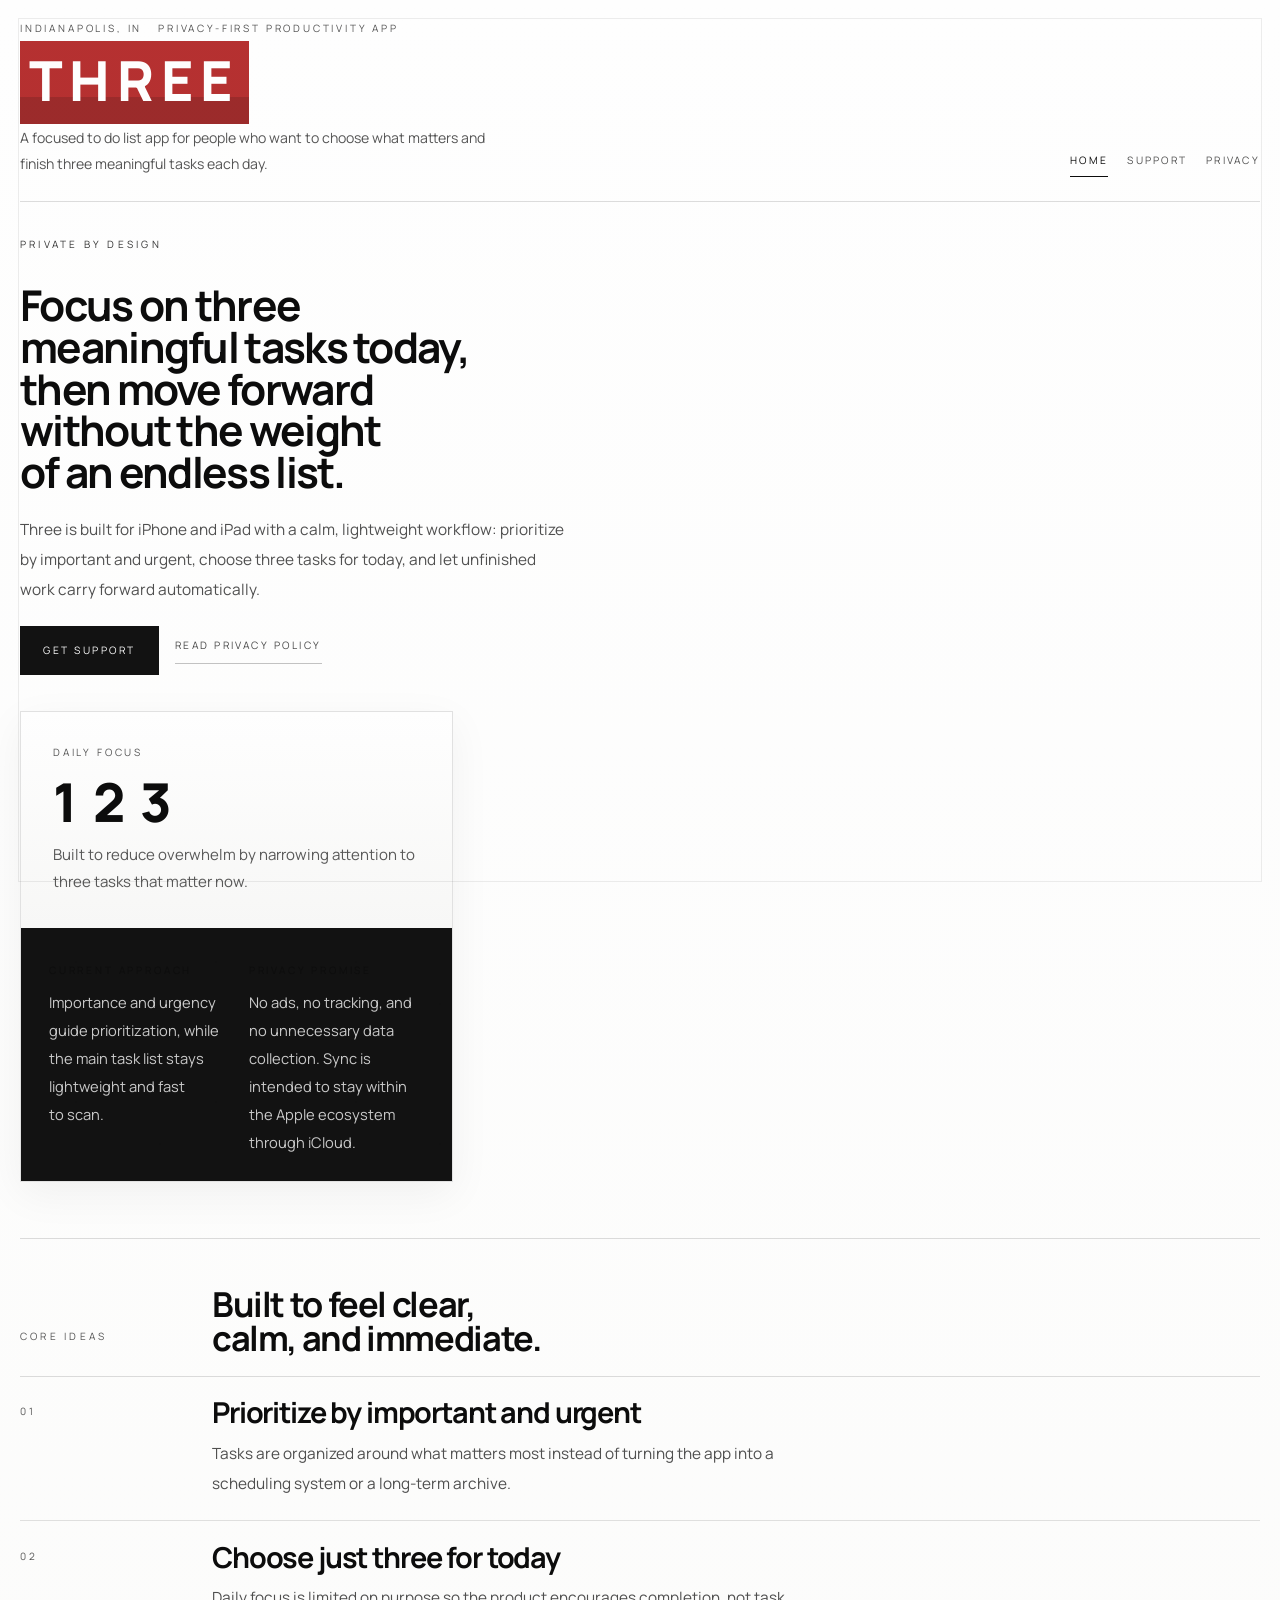
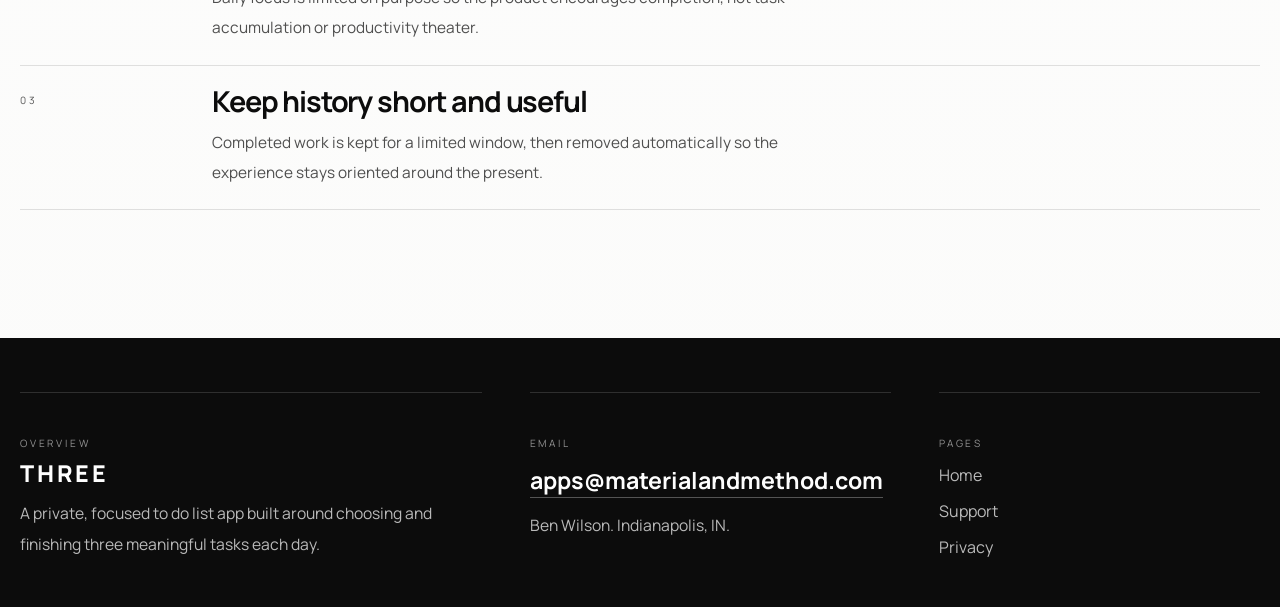
<file: index.html>
<!DOCTYPE html>
<html lang="en">
<head>
  <meta charset="UTF-8" />
  <meta name="viewport" content="width=device-width, initial-scale=1.0" />
  <title>Three</title>
  <meta
    name="description"
    content="Three is a private, focused to do list app built around choosing and finishing three meaningful tasks each day."
  />
  <link rel="stylesheet" href="./styles.css" />
</head>
<body>
  <div class="grain">
    <header class="site-header shell">
      <div class="site-header__inner">
        <div class="site-header__intro">
          <div class="site-meta">
            <span>Indianapolis, IN</span>
            <span>Privacy-First Productivity App</span>
          </div>
          <a class="brand" href="./">
            <span class="editorial-highlight">Three</span>
          </a>
          <p class="tagline">
            A focused to do list app for people who want to choose what matters and finish three meaningful tasks each day.
          </p>
        </div>

        <nav class="site-nav" aria-label="Primary navigation">
          <a href="./" aria-current="page">Home</a>
          <a href="./support/">Support</a>
          <a href="./privacy/">Privacy</a>
        </nav>
      </div>
    </header>

    <main>
      <section class="shell hero">
        <div class="hero__grid">
          <div class="hero__copy">
            <p class="editorial-eyebrow editorial-accent">Private by design</p>
            <h1>
              Focus on three meaningful tasks today, then move forward without the weight of an endless list.
            </h1>
            <p class="editorial-copy">
              Three is built for iPhone and iPad with a calm, lightweight workflow: prioritize by important and urgent, choose three tasks for today, and let unfinished work carry forward automatically.
            </p>
            <div class="hero__actions">
              <a class="button button--primary" href="./support/">Get Support</a>
              <a class="editorial-link" href="./privacy/">Read Privacy Policy</a>
            </div>
          </div>

          <section class="hero-panel editorial-panel" aria-label="Three summary">
            <div class="hero-panel__visual">
              <p class="hero-panel__eyebrow editorial-meta">Daily focus</p>
              <div class="hero-panel__count" aria-hidden="true">1&nbsp;&nbsp;2&nbsp;&nbsp;3</div>
              <p class="hero-panel__caption">
                Built to reduce overwhelm by narrowing attention to three tasks that matter now.
              </p>
            </div>

            <div class="hero-panel__details">
              <div>
                <p class="editorial-meta editorial-accent">Current approach</p>
                <p>
                  Importance and urgency guide prioritization, while the main task list stays lightweight and fast to scan.
                </p>
              </div>
              <div>
                <p class="editorial-meta editorial-accent">Privacy promise</p>
                <p>
                  No ads, no tracking, and no unnecessary data collection. Sync is intended to stay within the Apple ecosystem through iCloud.
                </p>
              </div>
            </div>
          </section>
        </div>
      </section>

      <section class="shell section">
        <div class="section-heading">
          <p class="editorial-eyebrow">Core Ideas</p>
          <h2>Built to feel clear, calm, and immediate.</h2>
        </div>

        <div class="feature-list">
          <article class="feature-row">
            <p class="feature-row__meta editorial-meta">01</p>
            <div>
              <h3>Prioritize by important and urgent</h3>
              <p class="editorial-copy">
                Tasks are organized around what matters most instead of turning the app into a scheduling system or a long-term archive.
              </p>
            </div>
          </article>

          <article class="feature-row">
            <p class="feature-row__meta editorial-meta">02</p>
            <div>
              <h3>Choose just three for today</h3>
              <p class="editorial-copy">
                Daily focus is limited on purpose so the product encourages completion, not task accumulation or productivity theater.
              </p>
            </div>
          </article>

          <article class="feature-row">
            <p class="feature-row__meta editorial-meta">03</p>
            <div>
              <h3>Keep history short and useful</h3>
              <p class="editorial-copy">
                Completed work is kept for a limited window, then removed automatically so the experience stays oriented around the present.
              </p>
            </div>
          </article>
        </div>
      </section>
    </main>

    <footer class="site-footer">
      <div class="shell site-footer__inner">
        <div>
          <p class="editorial-meta footer-muted">Overview</p>
          <p class="footer-title">Three</p>
          <p class="footer-copy">
            A private, focused to do list app built around choosing and finishing three meaningful tasks each day.
          </p>
        </div>

        <div>
          <p class="editorial-meta footer-muted">Email</p>
          <a class="footer-email" href="mailto:apps@materialandmethod.com">apps@materialandmethod.com</a>
          <p class="footer-copy">Ben Wilson. Indianapolis, IN.</p>
        </div>

        <div>
          <p class="editorial-meta footer-muted">Pages</p>
          <ul class="footer-links">
            <li><a href="./">Home</a></li>
            <li><a href="./support/">Support</a></li>
            <li><a href="./privacy/">Privacy</a></li>
          </ul>
        </div>
      </div>
    </footer>
  </div>
</body>
</html>
</file>
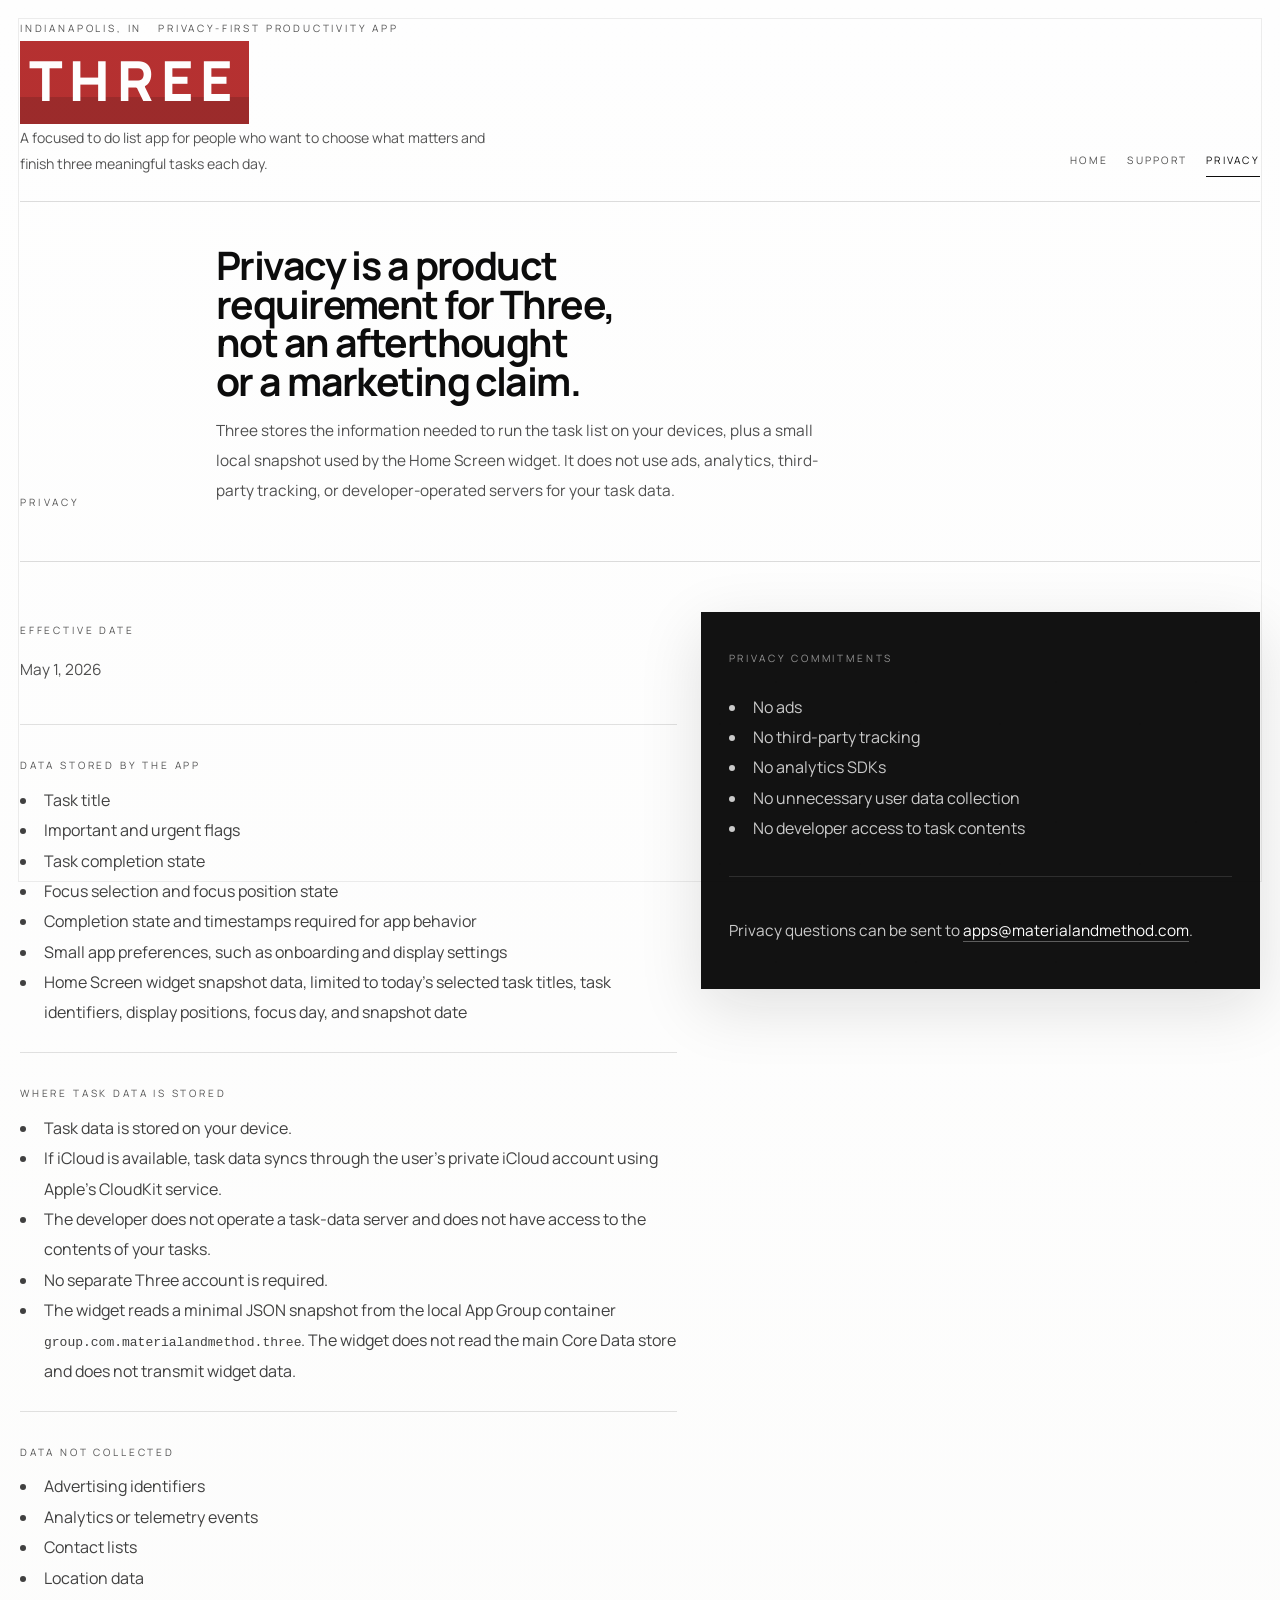
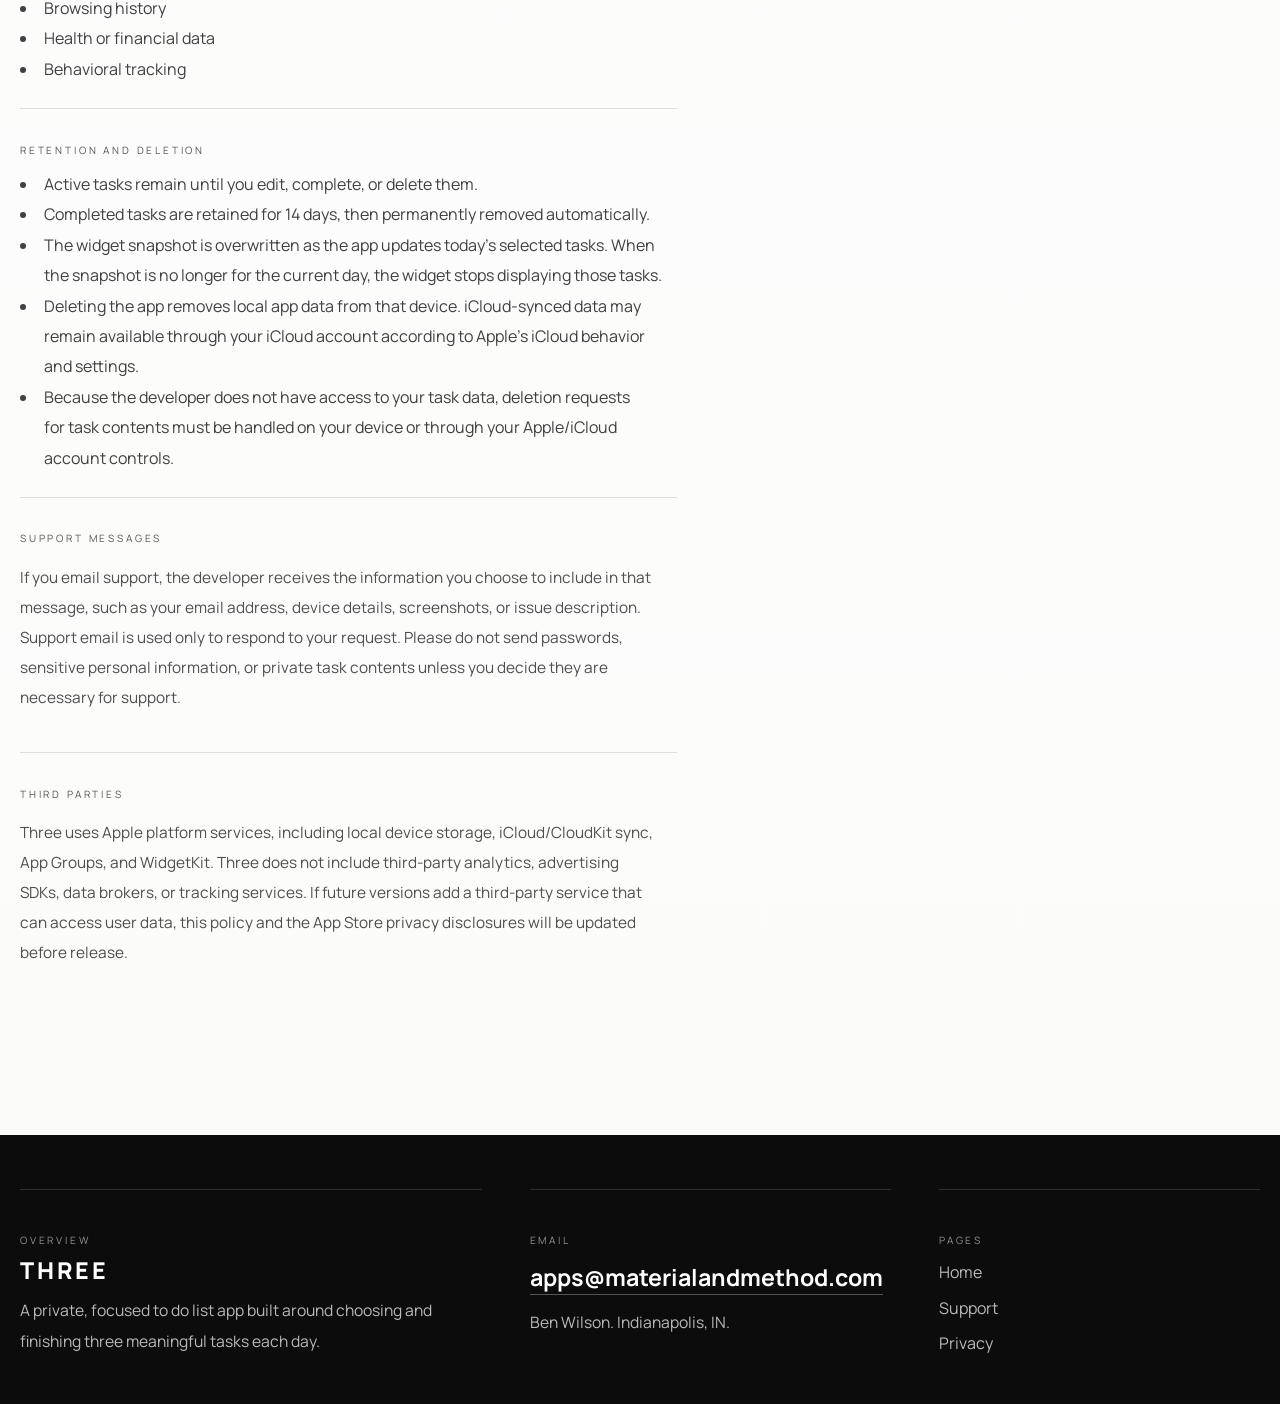
<file: privacy/index.html>
<!DOCTYPE html>
<html lang="en">
<head>
  <meta charset="UTF-8" />
  <meta name="viewport" content="width=device-width, initial-scale=1.0" />
  <title>Three Privacy</title>
  <meta
    name="description"
    content="Privacy policy and data-handling overview for Three."
  />
  <link rel="stylesheet" href="../styles.css" />
</head>
<body>
  <div class="grain">
    <header class="site-header shell">
      <div class="site-header__inner">
        <div class="site-header__intro">
          <div class="site-meta">
            <span>Indianapolis, IN</span>
            <span>Privacy-First Productivity App</span>
          </div>
          <a class="brand" href="../">
            <span class="editorial-highlight">Three</span>
          </a>
          <p class="tagline">
            A focused to do list app for people who want to choose what matters and finish three meaningful tasks each day.
          </p>
        </div>

        <nav class="site-nav" aria-label="Primary navigation">
          <a href="../">Home</a>
          <a href="../support/">Support</a>
          <a href="./" aria-current="page">Privacy</a>
        </nav>
      </div>
    </header>

    <main class="shell page-main">
      <section class="page-intro">
        <div class="page-intro__grid">
          <p class="editorial-eyebrow">Privacy</p>
          <div>
            <h1>Privacy is a product requirement for Three, not an afterthought or a marketing claim.</h1>
            <p class="editorial-copy">
              Three stores the information needed to run the task list on your devices, plus a small local snapshot used by the Home Screen widget. It does not use ads, analytics, third-party tracking, or developer-operated servers for your task data.
            </p>
          </div>
        </div>
      </section>

      <section class="content-grid">
        <div class="policy-flow">
          <section class="policy-section">
            <p class="editorial-meta">Effective date</p>
            <p class="editorial-copy">May 1, 2026</p>
          </section>

          <section class="policy-section">
            <p class="editorial-meta">Data stored by the app</p>
            <ul class="content-list">
              <li>Task title</li>
              <li>Important and urgent flags</li>
              <li>Task completion state</li>
              <li>Focus selection and focus position state</li>
              <li>Completion state and timestamps required for app behavior</li>
              <li>Small app preferences, such as onboarding and display settings</li>
              <li>Home Screen widget snapshot data, limited to today's selected task titles, task identifiers, display positions, focus day, and snapshot date</li>
            </ul>
          </section>

          <section class="policy-section">
            <p class="editorial-meta">Where task data is stored</p>
            <ul class="content-list">
              <li>Task data is stored on your device.</li>
              <li>If iCloud is available, task data syncs through the user's private iCloud account using Apple's CloudKit service.</li>
              <li>The developer does not operate a task-data server and does not have access to the contents of your tasks.</li>
              <li>No separate Three account is required.</li>
              <li>The widget reads a minimal JSON snapshot from the local App Group container <code>group.com.materialandmethod.three</code>. The widget does not read the main Core Data store and does not transmit widget data.</li>
            </ul>
          </section>

          <section class="policy-section">
            <p class="editorial-meta">Data not collected</p>
            <ul class="content-list">
              <li>Advertising identifiers</li>
              <li>Analytics or telemetry events</li>
              <li>Contact lists</li>
              <li>Location data</li>
              <li>Browsing history</li>
              <li>Health or financial data</li>
              <li>Behavioral tracking</li>
            </ul>
          </section>

          <section class="policy-section">
            <p class="editorial-meta">Retention and deletion</p>
            <ul class="content-list">
              <li>Active tasks remain until you edit, complete, or delete them.</li>
              <li>Completed tasks are retained for 14 days, then permanently removed automatically.</li>
              <li>The widget snapshot is overwritten as the app updates today's selected tasks. When the snapshot is no longer for the current day, the widget stops displaying those tasks.</li>
              <li>Deleting the app removes local app data from that device. iCloud-synced data may remain available through your iCloud account according to Apple's iCloud behavior and settings.</li>
              <li>Because the developer does not have access to your task data, deletion requests for task contents must be handled on your device or through your Apple/iCloud account controls.</li>
            </ul>
          </section>

          <section class="policy-section">
            <p class="editorial-meta">Support messages</p>
            <p class="editorial-copy">
              If you email support, the developer receives the information you choose to include in that message, such as your email address, device details, screenshots, or issue description. Support email is used only to respond to your request. Please do not send passwords, sensitive personal information, or private task contents unless you decide they are necessary for support.
            </p>
          </section>

          <section class="policy-section">
            <p class="editorial-meta">Third parties</p>
            <p class="editorial-copy">
              Three uses Apple platform services, including local device storage, iCloud/CloudKit sync, App Groups, and WidgetKit. Three does not include third-party analytics, advertising SDKs, data brokers, or tracking services. If future versions add a third-party service that can access user data, this policy and the App Store privacy disclosures will be updated before release.
            </p>
          </section>
        </div>

        <aside class="dark-panel">
          <div class="info-block">
            <p class="editorial-meta footer-muted">Privacy commitments</p>
            <ul class="content-list content-list--dark">
              <li>No ads</li>
              <li>No third-party tracking</li>
              <li>No analytics SDKs</li>
              <li>No unnecessary user data collection</li>
              <li>No developer access to task contents</li>
            </ul>
          </div>

          <div class="dark-panel__footer">
            <p class="editorial-copy editorial-copy--dark">
              Privacy questions can be sent to <a href="mailto:apps@materialandmethod.com">apps@materialandmethod.com</a>.
            </p>
          </div>
        </aside>
      </section>
    </main>

    <footer class="site-footer">
      <div class="shell site-footer__inner">
        <div>
          <p class="editorial-meta footer-muted">Overview</p>
          <p class="footer-title">Three</p>
          <p class="footer-copy">
            A private, focused to do list app built around choosing and finishing three meaningful tasks each day.
          </p>
        </div>

        <div>
          <p class="editorial-meta footer-muted">Email</p>
          <a class="footer-email" href="mailto:apps@materialandmethod.com">apps@materialandmethod.com</a>
          <p class="footer-copy">Ben Wilson. Indianapolis, IN.</p>
        </div>

        <div>
          <p class="editorial-meta footer-muted">Pages</p>
          <ul class="footer-links">
            <li><a href="../">Home</a></li>
            <li><a href="../support/">Support</a></li>
            <li><a href="./">Privacy</a></li>
          </ul>
        </div>
      </div>
    </footer>
  </div>
</body>
</html>
</file>
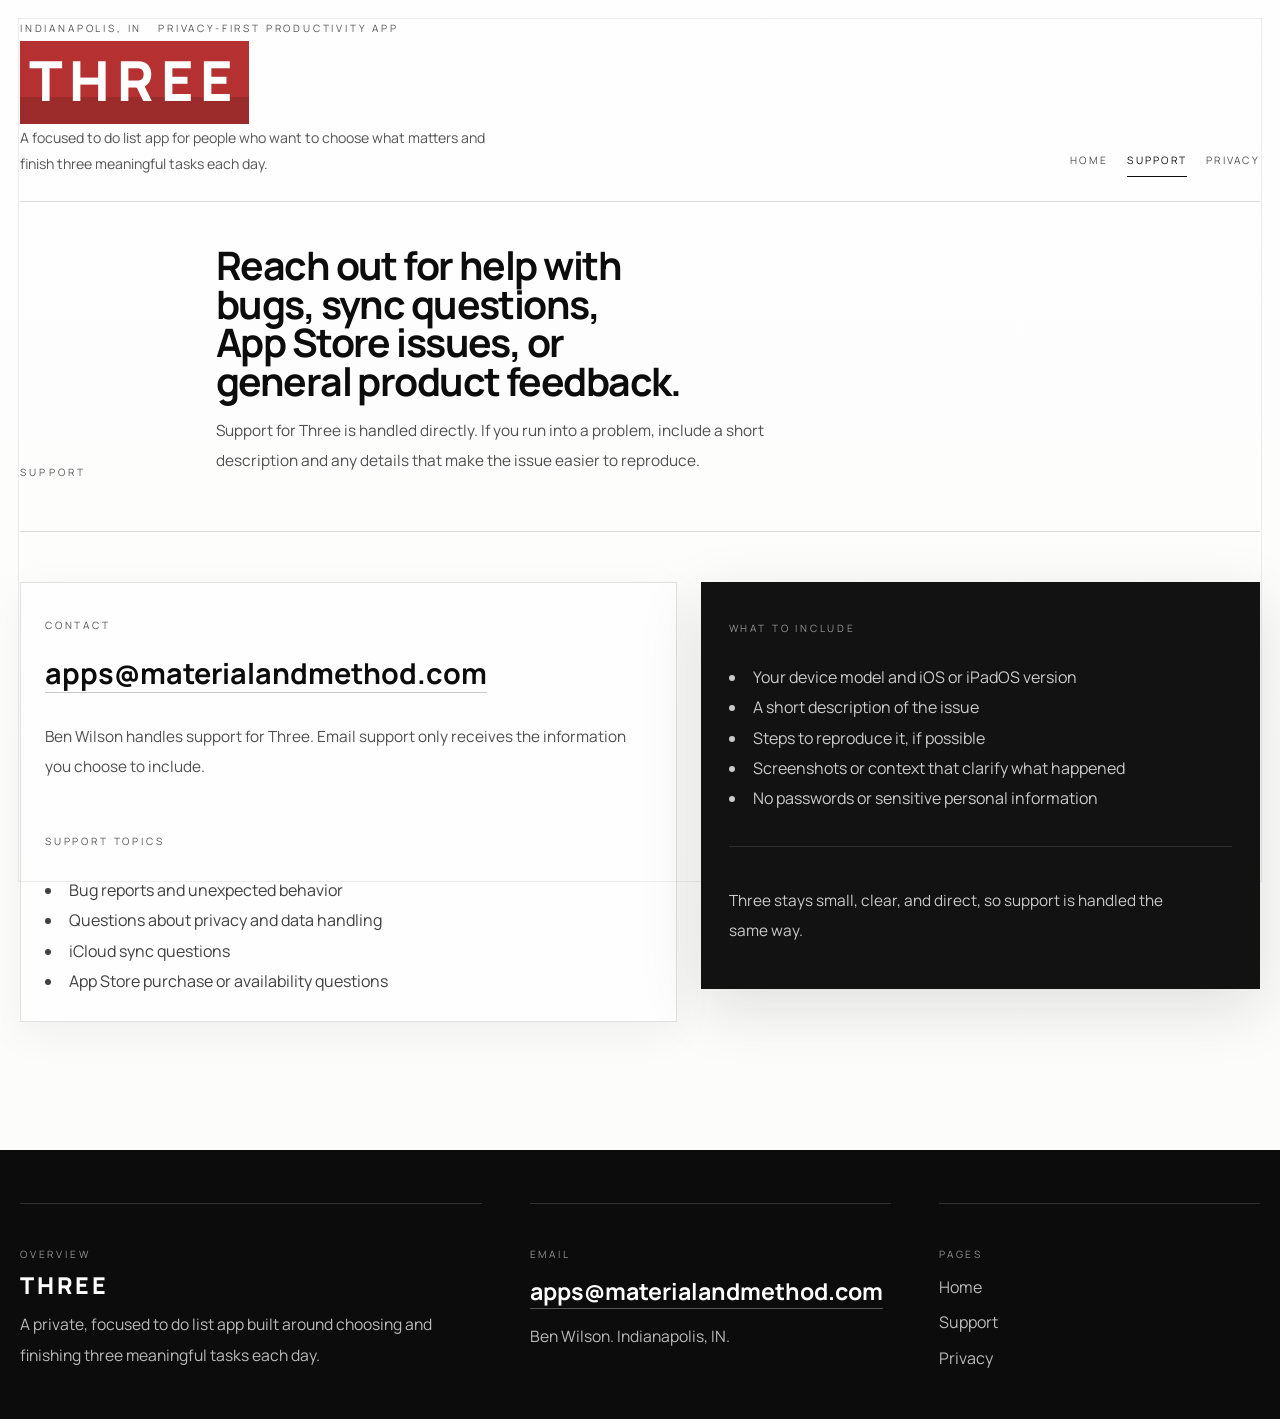
<file: support/index.html>
<!DOCTYPE html>
<html lang="en">
<head>
  <meta charset="UTF-8" />
  <meta name="viewport" content="width=device-width, initial-scale=1.0" />
  <title>Three Support</title>
  <meta
    name="description"
    content="Support information for Three, including contact details and help topics."
  />
  <link rel="stylesheet" href="../styles.css" />
</head>
<body>
  <div class="grain">
    <header class="site-header shell">
      <div class="site-header__inner">
        <div class="site-header__intro">
          <div class="site-meta">
            <span>Indianapolis, IN</span>
            <span>Privacy-First Productivity App</span>
          </div>
          <a class="brand" href="../">
            <span class="editorial-highlight">Three</span>
          </a>
          <p class="tagline">
            A focused to do list app for people who want to choose what matters and finish three meaningful tasks each day.
          </p>
        </div>

        <nav class="site-nav" aria-label="Primary navigation">
          <a href="../">Home</a>
          <a href="./" aria-current="page">Support</a>
          <a href="../privacy/">Privacy</a>
        </nav>
      </div>
    </header>

    <main class="shell page-main">
      <section class="page-intro">
        <div class="page-intro__grid">
          <p class="editorial-eyebrow">Support</p>
          <div>
            <h1>Reach out for help with bugs, sync questions, App Store issues, or general product feedback.</h1>
            <p class="editorial-copy">
              Support for Three is handled directly. If you run into a problem, include a short description and any details that make the issue easier to reproduce.
            </p>
          </div>
        </div>
      </section>

      <section class="content-grid">
        <div class="editorial-panel info-panel">
          <div class="info-block">
            <p class="editorial-meta">Contact</p>
            <a class="contact-link" href="mailto:apps@materialandmethod.com">apps@materialandmethod.com</a>
            <p class="editorial-copy">Ben Wilson handles support for Three. Email support only receives the information you choose to include.</p>
          </div>

          <div class="info-block">
            <p class="editorial-meta">Support topics</p>
            <ul class="content-list">
              <li>Bug reports and unexpected behavior</li>
              <li>Questions about privacy and data handling</li>
              <li>iCloud sync questions</li>
              <li>App Store purchase or availability questions</li>
            </ul>
          </div>
        </div>

        <aside class="dark-panel">
          <div class="info-block">
            <p class="editorial-meta footer-muted">What to include</p>
            <ul class="content-list content-list--dark">
              <li>Your device model and iOS or iPadOS version</li>
              <li>A short description of the issue</li>
              <li>Steps to reproduce it, if possible</li>
              <li>Screenshots or context that clarify what happened</li>
              <li>No passwords or sensitive personal information</li>
            </ul>
          </div>

          <div class="dark-panel__footer">
            <p class="editorial-copy editorial-copy--dark">
              Three stays small, clear, and direct, so support is handled the same way.
            </p>
          </div>
        </aside>
      </section>
    </main>

    <footer class="site-footer">
      <div class="shell site-footer__inner">
        <div>
          <p class="editorial-meta footer-muted">Overview</p>
          <p class="footer-title">Three</p>
          <p class="footer-copy">
            A private, focused to do list app built around choosing and finishing three meaningful tasks each day.
          </p>
        </div>

        <div>
          <p class="editorial-meta footer-muted">Email</p>
          <a class="footer-email" href="mailto:apps@materialandmethod.com">apps@materialandmethod.com</a>
          <p class="footer-copy">Ben Wilson. Indianapolis, IN.</p>
        </div>

        <div>
          <p class="editorial-meta footer-muted">Pages</p>
          <ul class="footer-links">
            <li><a href="../">Home</a></li>
            <li><a href="./">Support</a></li>
            <li><a href="../privacy/">Privacy</a></li>
          </ul>
        </div>
      </div>
    </footer>
  </div>
</body>
</html>
</file>
<file: styles.css>
@import url("https://fonts.googleapis.com/css2?family=Manrope:wght@400;500;600;700;800&display=swap");

:root {
  color-scheme: light;
  --background: 255 255 255;
  --foreground: 12 12 12;
  --muted: 249 249 248;
  --muted-foreground: 86 86 86;
  --border: 18 18 18;
  --input: 248 248 246;
  --ring: 18 18 18;
  --primary: 18 18 18;
  --primary-foreground: 255 255 255;
  --accent: 176 32 32;
  --accent-foreground: 255 255 255;
  --dark: 12 12 12;
  --dark-foreground: 255 255 255;
}

* {
  box-sizing: border-box;
}

html {
  scroll-behavior: smooth;
}

body {
  margin: 0;
  min-height: 100vh;
  background-color: rgb(var(--background));
  background: linear-gradient(180deg, rgb(var(--background)) 0%, rgb(252 252 251) 100%);
  color: rgb(var(--foreground));
  font-family: "Manrope", sans-serif;
  line-height: 1.72;
  -webkit-font-smoothing: antialiased;
  -moz-osx-font-smoothing: grayscale;
  font-feature-settings: "liga", "kern";
  text-rendering: optimizeLegibility;
}

body::after {
  content: "";
  position: fixed;
  inset: 0;
  pointer-events: none;
  border: 1px solid rgb(var(--border) / 0.075);
  margin: 18px;
}

::selection {
  background: rgb(var(--foreground));
  color: rgb(var(--primary-foreground));
}

.grain {
  position: relative;
  min-height: 100vh;
}

.grain::before {
  content: "";
  position: absolute;
  inset: 0;
  pointer-events: none;
  opacity: 0.045;
  background-image:
    linear-gradient(rgba(0, 0, 0, 0.01), rgba(0, 0, 0, 0.01)),
    url("data:image/svg+xml,%3Csvg xmlns='http://www.w3.org/2000/svg' width='140' height='140' viewBox='0 0 140 140'%3E%3Cg fill='%23000000' fill-opacity='.03'%3E%3Ccircle cx='20' cy='24' r='1.2'/%3E%3Ccircle cx='88' cy='38' r='0.8'/%3E%3Ccircle cx='110' cy='72' r='1'/%3E%3Ccircle cx='46' cy='90' r='1.1'/%3E%3Ccircle cx='14' cy='118' r='0.9'/%3E%3Ccircle cx='76' cy='122' r='1.2'/%3E%3C/g%3E%3C/svg%3E");
}

a,
button,
input,
textarea {
  transition:
    color 160ms ease,
    border-color 160ms ease,
    background-color 160ms ease,
    opacity 160ms ease,
    transform 160ms ease;
}

a {
  color: inherit;
  text-decoration: none;
}

h1,
h2,
h3,
h4 {
  margin: 0;
  font-family: "Manrope", sans-serif;
  letter-spacing: -0.04em;
  text-wrap: balance;
}

p,
li {
  text-wrap: pretty;
}

.shell {
  width: min(82rem, calc(100% - 40px));
  margin: 0 auto;
}

.editorial-eyebrow,
.editorial-meta {
  font-size: 0.63rem;
  text-transform: uppercase;
  letter-spacing: 0.28em;
  color: rgb(var(--muted-foreground));
}

.editorial-eyebrow {
  letter-spacing: 0.32em;
}

.editorial-accent {
  color: rgb(var(--foreground) / 0.82);
}

.editorial-copy {
  font-size: 0.96rem;
  line-height: 1.95;
  color: rgb(var(--foreground) / 0.72);
}

.editorial-copy--dark {
  color: rgb(var(--dark-foreground) / 0.78);
}

.editorial-link {
  display: inline-flex;
  align-items: flex-end;
  border-bottom: 1px solid rgb(var(--foreground) / 0.24);
  padding-bottom: 0.55rem;
  font-size: 0.64rem;
  text-transform: uppercase;
  letter-spacing: 0.24em;
  color: rgb(var(--foreground) / 0.74);
}

.editorial-link:hover {
  border-color: rgb(var(--foreground));
  color: rgb(var(--foreground));
}

.editorial-highlight {
  display: inline;
  padding: 0.02em 0.16em 0.1em;
  color: rgb(var(--accent-foreground));
  background:
    repeating-linear-gradient(
      180deg,
      rgb(var(--accent) / 0.92) 0 1.02em,
      rgb(148 26 26 / 0.92) 1.02em 1.5em
    );
  box-decoration-break: clone;
  -webkit-box-decoration-break: clone;
}

.editorial-panel {
  border: 1px solid rgb(var(--border) / 0.12);
  background: rgb(255 255 255 / 0.96);
  box-shadow: 0 12px 40px rgba(18, 18, 18, 0.05);
}

.button {
  display: inline-flex;
  align-items: center;
  justify-content: center;
  padding: 0.9rem 1.4rem;
  font-size: 0.64rem;
  text-transform: uppercase;
  letter-spacing: 0.24em;
}

.button--primary {
  border: 1px solid rgb(var(--primary));
  background: rgb(var(--primary));
  color: rgb(var(--primary-foreground));
}

.button--primary:hover {
  border-color: rgb(var(--foreground));
  background: rgb(var(--foreground) / 0.9);
}

.site-header {
  padding-top: 1.25rem;
}

.site-header__inner {
  display: grid;
  gap: 1.5rem;
  border-bottom: 1px solid rgb(var(--border) / 0.14);
  padding-bottom: 1.55rem;
}

.site-header__intro {
  display: grid;
  gap: 1rem;
}

.site-meta {
  display: flex;
  flex-wrap: wrap;
  gap: 0.25rem 1rem;
  font-size: 0.63rem;
  text-transform: uppercase;
  letter-spacing: 0.28em;
  color: rgb(var(--muted-foreground));
}

.brand {
  display: inline-block;
  width: fit-content;
  font-family: "Manrope", sans-serif;
  font-size: clamp(2.8rem, 5vw, 3.45rem);
  line-height: 1;
  letter-spacing: 0.12em;
  font-weight: 800;
  text-transform: uppercase;
}

.tagline {
  max-width: 30rem;
  margin: 0;
  font-size: 0.88rem;
  line-height: 1.85;
  color: rgb(var(--muted-foreground));
}

.site-nav {
  display: flex;
  flex-wrap: wrap;
  gap: 0.75rem 1.2rem;
  align-items: flex-end;
  font-size: 0.64rem;
  text-transform: uppercase;
  letter-spacing: 0.22em;
  color: rgb(var(--foreground) / 0.72);
}

.site-nav a {
  display: inline-flex;
  border-bottom: 1px solid transparent;
  padding-bottom: 0.35rem;
}

.site-nav a:hover {
  border-color: rgb(var(--foreground) / 0.5);
  color: rgb(var(--foreground));
}

.site-nav a[aria-current="page"] {
  border-color: rgb(var(--foreground));
  color: rgb(var(--foreground));
}

.hero {
  padding-top: 1.5rem;
}

.hero__grid {
  display: grid;
  gap: 2.25rem;
  border-bottom: 1px solid rgb(var(--border) / 0.14);
  padding-bottom: 3.5rem;
}

.hero__copy {
  display: grid;
  gap: 1.35rem;
}

.hero__copy h1 {
  max-width: 18ch;
  font-size: clamp(1.9rem, 4vw, 2.65rem);
  line-height: 0.98;
  color: rgb(var(--foreground));
}

.hero__copy .editorial-copy {
  max-width: 34rem;
  margin: 0;
}

.hero__actions {
  display: flex;
  flex-wrap: wrap;
  gap: 0.75rem 1rem;
  align-items: center;
}

.hero-panel {
  overflow: hidden;
}

.hero-panel__visual {
  padding: 2rem;
  background: linear-gradient(180deg, rgb(255 255 255) 0%, rgb(248 248 247) 100%);
}

.hero-panel__eyebrow {
  margin: 0 0 1rem;
}

.hero-panel__count {
  font-family: "Manrope", sans-serif;
  font-size: clamp(2rem, 7vw, 3.35rem);
  line-height: 0.95;
  letter-spacing: -0.04em;
  font-weight: 800;
  color: rgb(var(--foreground));
}

.hero-panel__caption {
  max-width: 23rem;
  margin: 0.85rem 0 0;
  font-size: 0.94rem;
  line-height: 1.8;
  color: rgb(var(--foreground) / 0.68);
}

.hero-panel__details {
  display: grid;
  gap: 1.5rem;
  padding: 1.5rem 1.75rem;
  background: rgb(var(--primary));
  color: rgb(var(--primary-foreground));
}

.hero-panel__details p:last-child {
  margin: 0.5rem 0 0;
  font-size: 0.92rem;
  line-height: 1.9;
  color: rgb(var(--primary-foreground) / 0.78);
}

.section,
.page-main {
  padding-bottom: 8rem;
}

.section {
  padding-top: 3rem;
}

.section-heading {
  display: grid;
  gap: 1rem;
  border-bottom: 1px solid rgb(var(--border) / 0.14);
  padding-bottom: 1.25rem;
}

.section-heading h2 {
  max-width: 18ch;
  font-size: clamp(1.7rem, 3.5vw, 2.15rem);
  line-height: 1;
  color: rgb(var(--foreground));
}

.feature-list {
  display: grid;
}

.feature-row {
  display: grid;
  gap: 1rem;
  border-bottom: 1px solid rgb(var(--border) / 0.12);
  padding: 1.35rem 0;
}

.feature-row__meta {
  margin: 0;
  padding-top: 0.3rem;
}

.feature-row h3 {
  font-size: clamp(1.45rem, 2.8vw, 1.8rem);
  line-height: 1.02;
}

.feature-row .editorial-copy {
  max-width: 38rem;
  margin: 0.7rem 0 0;
}

.page-main {
  padding-top: 2.75rem;
}

.page-intro {
  margin-bottom: 3.1rem;
  border-bottom: 1px solid rgb(var(--border) / 0.14);
  padding-bottom: 2.5rem;
}

.page-intro__grid {
  display: grid;
  gap: 1.25rem;
}

.page-intro h1 {
  max-width: 20ch;
  font-size: clamp(1.95rem, 4.5vw, 2.45rem);
  line-height: 0.98;
  color: rgb(var(--foreground));
}

.page-intro .editorial-copy {
  max-width: 38rem;
  margin-top: 1rem;
}

.content-grid {
  display: grid;
  gap: 1.5rem;
}

.info-panel {
  display: grid;
  gap: 1.6rem;
  padding: 1.5rem;
}

.info-block {
  display: grid;
  gap: 0.9rem;
}

.contact-link {
  display: inline-flex;
  width: fit-content;
  border-bottom: 1px solid rgb(var(--foreground) / 0.22);
  padding-bottom: 0.25rem;
  font-family: "Manrope", sans-serif;
  font-size: clamp(1.45rem, 3vw, 1.8rem);
  line-height: 1;
  font-weight: 700;
}

.contact-link:hover {
  border-color: rgb(var(--foreground));
  color: rgb(var(--foreground));
}

.dark-panel {
  display: grid;
  gap: 2rem;
  align-content: start;
  padding: 1.75rem;
  background: rgb(var(--primary));
  color: rgb(var(--primary-foreground));
  box-shadow: 0 18px 60px rgba(18, 18, 18, 0.12);
}

.dark-panel a {
  color: rgb(var(--primary-foreground));
  border-bottom: 1px solid rgb(var(--primary-foreground) / 0.32);
}

.dark-panel a:hover {
  color: rgb(var(--primary-foreground));
  border-color: rgb(var(--primary-foreground));
}

.dark-panel__footer {
  border-top: 1px solid rgb(var(--primary-foreground) / 0.12);
  padding-top: 1.5rem;
}

.policy-flow {
  display: grid;
  gap: 0;
}

.policy-section {
  border-top: 1px solid rgb(var(--border) / 0.12);
  padding: 1.4rem 0 1.5rem;
}

.policy-section:first-child {
  border-top: 0;
  padding-top: 0;
}

.content-list {
  margin: 0;
  padding-left: 1.15rem;
  color: rgb(var(--foreground) / 0.78);
}

.content-list li {
  padding-left: 0.35rem;
  line-height: 1.9;
}

.content-list--dark {
  color: rgb(var(--dark-foreground) / 0.78);
}

.site-footer {
  margin-top: 0;
  background: rgb(var(--dark));
  color: rgb(var(--dark-foreground));
}

.site-footer__inner {
  display: grid;
  gap: 3rem;
  padding-top: 3.35rem;
  padding-bottom: 2.9rem;
}

.site-footer__inner > * {
  border-top: 1px solid rgb(var(--dark-foreground) / 0.15);
  padding-top: 2rem;
}

.footer-muted {
  color: rgb(var(--dark-foreground) / 0.56);
}

.footer-title {
  margin: 0;
  font-family: "Manrope", sans-serif;
  font-size: clamp(1.25rem, 2vw, 1.45rem);
  line-height: 1;
  letter-spacing: 0.12em;
  font-weight: 800;
  text-transform: uppercase;
}

.footer-copy {
  max-width: 28rem;
  margin: 0.75rem 0 0;
  font-size: 0.98rem;
  line-height: 2;
  color: rgb(var(--dark-foreground) / 0.72);
}

.footer-email {
  display: inline-flex;
  margin-top: 0.35rem;
  border-bottom: 1px solid rgb(var(--dark-foreground) / 0.3);
  padding-bottom: 0.2rem;
  font-family: "Manrope", sans-serif;
  font-size: clamp(1.2rem, 3vw, 1.45rem);
  line-height: 1.1;
  font-weight: 700;
}

.footer-email:hover,
.footer-links a:hover {
  color: rgb(var(--dark-foreground));
  border-color: rgb(var(--dark-foreground));
}

.footer-links {
  margin: 0.35rem 0 0;
  padding: 0;
  list-style: none;
}

.footer-links li + li {
  margin-top: 0.5rem;
}

.footer-links a {
  border-bottom: 1px solid transparent;
  padding-bottom: 0.1rem;
  color: rgb(var(--dark-foreground) / 0.72);
}

@media (min-width: 900px) {
  .site-header__inner {
    grid-template-columns: minmax(0, 1fr) auto;
    align-items: end;
  }

  .hero__grid {
    grid-template-columns: 0.72fr 1.28fr;
    align-items: start;
  }

  .hero__copy {
    grid-column: 1 / span 2;
  }

  .hero-panel__details {
    grid-template-columns: 1fr 1fr;
  }

  .section-heading {
    grid-template-columns: 11rem minmax(0, 1fr);
    align-items: end;
  }

  .feature-row {
    grid-template-columns: 11rem minmax(0, 1fr);
    align-items: start;
  }

  .page-intro__grid {
    grid-template-columns: 11rem minmax(0, 1fr);
    align-items: end;
  }

  .content-grid {
    grid-template-columns: 1.08fr 0.92fr;
    align-items: start;
  }

  .site-footer__inner {
    grid-template-columns: 1.15fr 0.9fr 0.8fr;
  }
}

@media (max-width: 640px) {
  body::after {
    margin: 10px;
  }

  .shell {
    width: min(82rem, calc(100% - 24px));
  }

  .site-header {
    padding-top: 1rem;
  }

  .hero {
    padding-top: 1.35rem;
  }

  .hero__grid {
    padding-bottom: 3rem;
  }

  .hero-panel__visual,
  .hero-panel__details,
  .info-panel,
  .dark-panel {
    padding: 1.25rem;
  }

  .page-main {
    padding-top: 2.5rem;
    padding-bottom: 5rem;
  }

  .section {
    padding-top: 2.2rem;
    padding-bottom: 5rem;
  }

  .site-footer__inner {
    padding-top: 3rem;
    padding-bottom: 2.5rem;
  }
}
</file>
